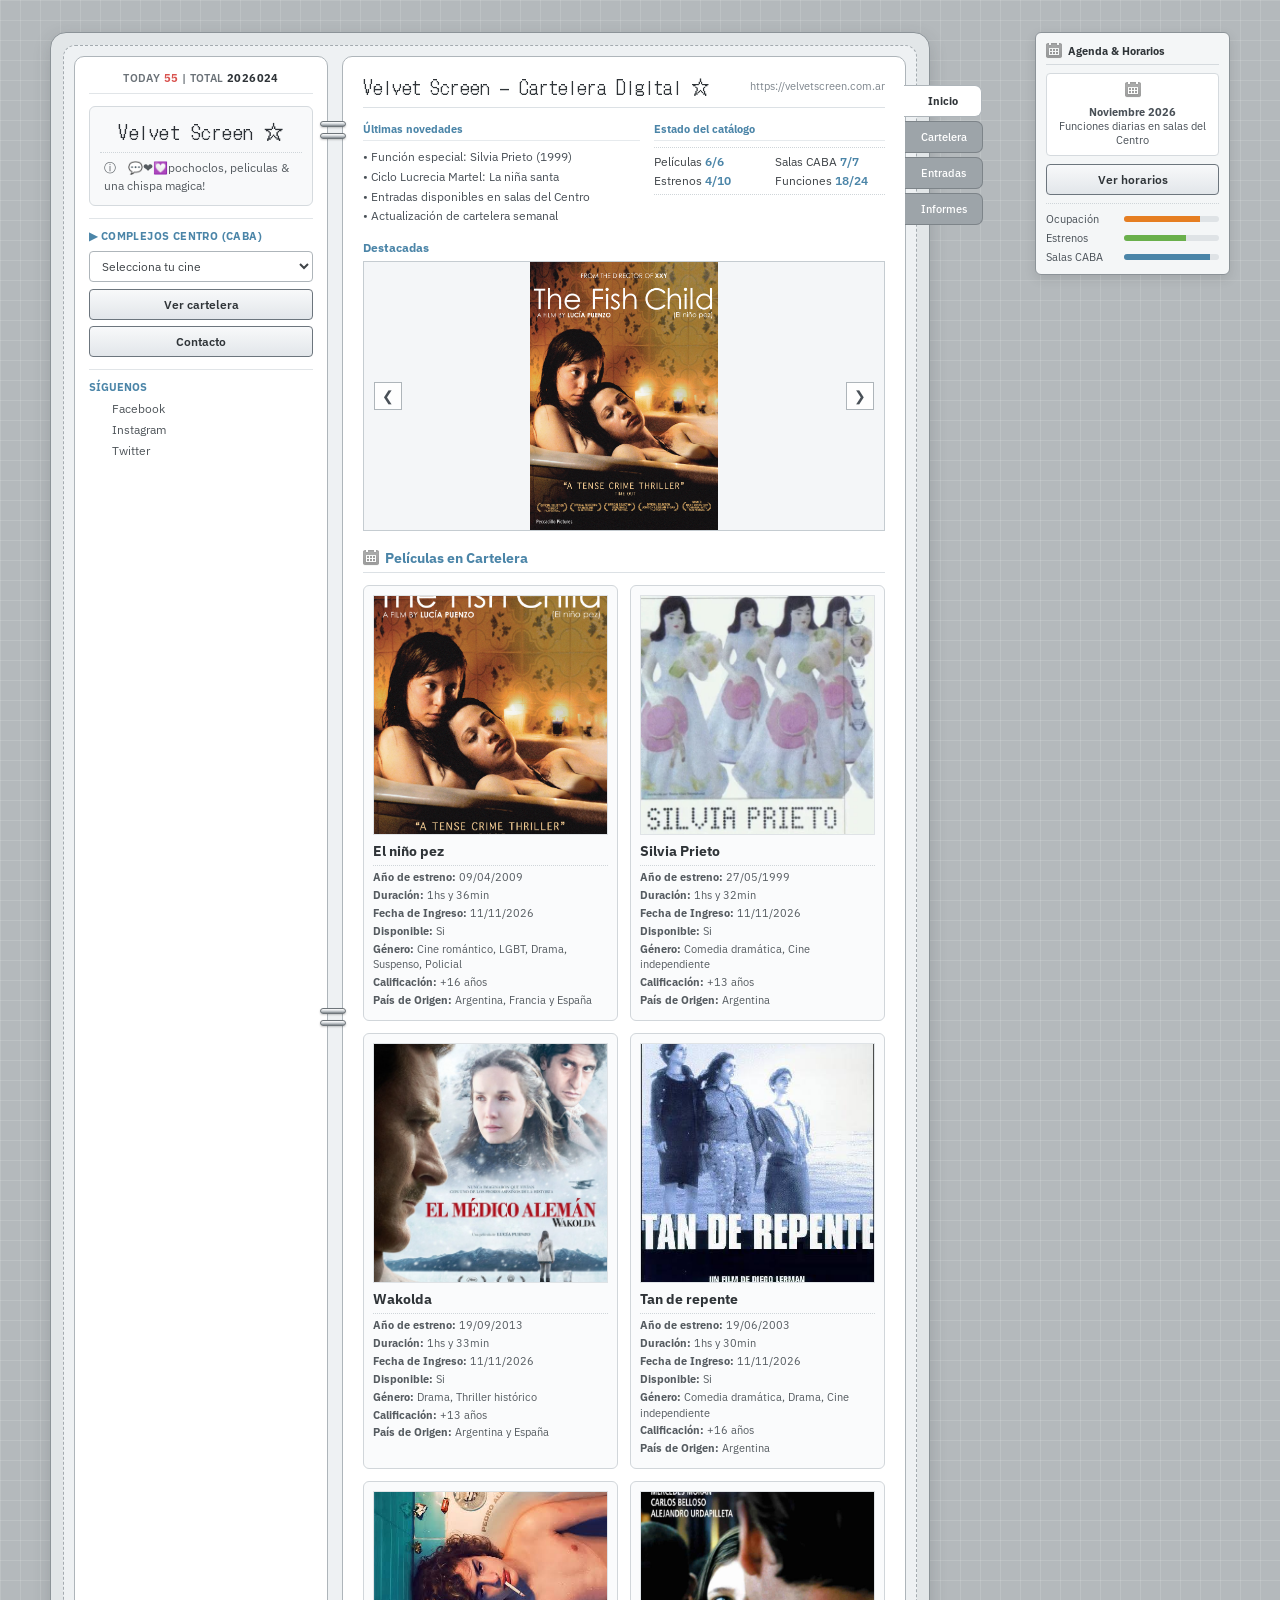
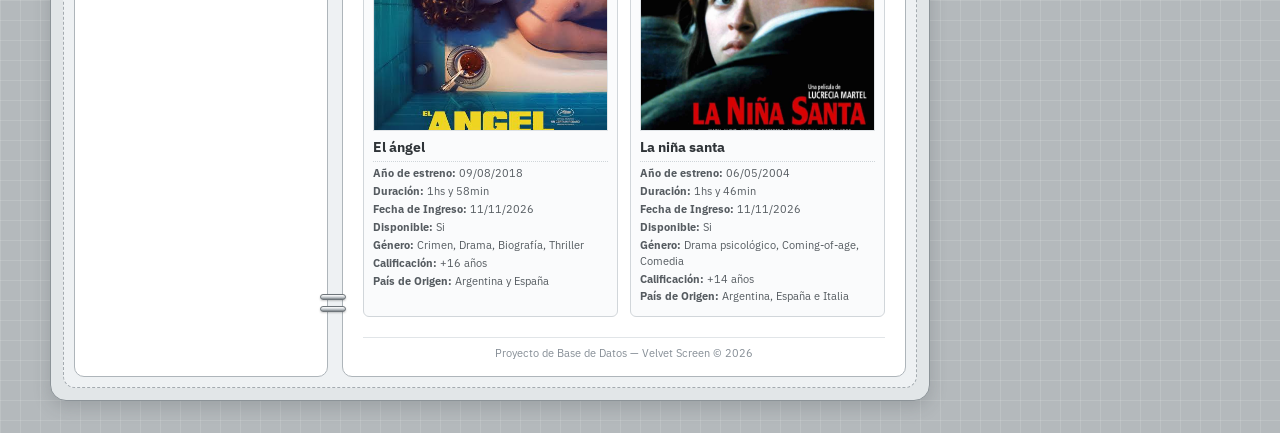
<file: index.html>
<!DOCTYPE html>
<html lang="es">

<head>
    <meta charset="utf-8">
    <meta name="viewport" content="width=device-width, initial-scale=1.0">
    <link href="css/style.css" rel="stylesheet" type="text/css">
    <title>Velvet Screen | Mini-Cine</title>
</head>

<body>
    <div class="cyworld-wrapper">
        <div class="cyworld-outer">
            <div class="cyworld-dashed">

                <!-- ANILLOS DE CUADERNO -->
                <div class="notebook-rings">
                    <div class="ring-pair">
                        <div class="ring"></div>
                        <div class="ring"></div>
                    </div>
                    <div class="ring-pair">
                        <div class="ring"></div>
                        <div class="ring"></div>
                    </div>
                    <div class="ring-pair">
                        <div class="ring"></div>
                        <div class="ring"></div>
                    </div>
                </div>

                <!-- PÁGINA IZQUIERDA -->
                <aside class="left-page">
                    <div class="today-counter">
                        TODAY <span class="num-accent">55</span> | TOTAL <span class="num-dark">2026024</span>
                    </div>

                    <div class="profile-box">
                        <div class="brand-title">Velvet Screen ☆</div>
                        <div class="profile-bio">
                            ⓘ ⠀💬❤︎💟pochoclos, peliculas & una chispa magica!
                        </div>
                    </div>

                    <div class="sidebar-section">
                        <h4>▶ Complejos Centro (CABA)</h4>
                        <div class="buscador">
                            <select>
                                <option>Selecciona tu cine</option>
                                <option>Cine Gaumont (Av. Rivadavia 1635, Congreso)</option>
                                <option>Cine Lorca (Av. Corrientes 1428, San Nicolás)</option>
                                <option>Cinema City General Paz (Av. Cabildo 2702)</option>
                                <option>Cine Cosmos UBA (Av. Corrientes 2046)</option>
                                <option>Cine Monumental (Lavalle 780, Microcentro)</option>
                                <option>Hoyts Abasto (Av. Corrientes 3247)</option>
                                <option>Cine Premier (Av. Corrientes 1565)</option>
                            </select>
                            <input type="button" value="Ver cartelera" onclick="location.href='Cartelera.html'">
                        </div>
                        <button class="btn-cyworld btn-secondary" onclick="alert('Contacto: info@velvetscreen.com.ar')">Contacto</button>
                    </div>

                    <!-- REDES SOCIALES TAL COMO ESTABAN -->
                    <div class="sidebar-section pie-derecha">
                        <h3>Síguenos</h3>
                        <ul>
                            <li>
                                <a href=""><img src="img/icons/Facebook_16px.png"> Facebook</a>
                            </li>
                            <li>
                                <a href=""><img src="img/icons/Instagram_16px.png"> Instagram</a>
                            </li>
                            <li>
                                <a href=""><img src="img/icons/Twitter_16px.png"> Twitter</a>
                            </li>
                        </ul>
                    </div>
                </aside>

                <!-- PÁGINA DERECHA -->
                <main class="right-page">
                    <nav class="cyworld-tabs">
                        <a href="index.html" class="active">Inicio</a>
                        <a href="Cartelera.html">Cartelera</a>
                        <a href="Entradas.html">Entradas</a>
                        <a href="Informes.html">Informes</a>
                    </nav>

                    <div class="header-bar">
                        <h1>Velvet Screen — Cartelera Digital ☆</h1>
                        <span class="fake-url">https://velvetscreen.com.ar</span>
                    </div>

                    <div class="top-summary-grid">
                        <div class="news-list">
                            <h4>Últimas novedades</h4>
                            <ul>
                                <li>• Función especial: Silvia Prieto (1999)</li>
                                <li>• Ciclo Lucrecia Martel: La niña santa</li>
                                <li>• Entradas disponibles en salas del Centro</li>
                                <li>• Actualización de cartelera semanal</li>
                            </ul>
                        </div>
                        <div class="stats-list">
                            <h4>Estado del catálogo</h4>
                            <div class="stats-grid">
                                <div>Películas <span class="count">6/6</span></div>
                                <div>Salas CABA <span class="count">7/7</span></div>
                                <div>Estrenos <span class="count">4/10</span></div>
                                <div>Funciones <span class="count">18/24</span></div>
                            </div>
                        </div>
                    </div>

                    <div class="miniroom-title">Destacadas</div>
                    <div class="imagen-slider">
                        <div id="banners">
                            <img class="imagenes-banners" src="img/El niño pez.jpg" alt="Destacada">
                        </div>
                        <button class="b-anterior" onclick="beforeImage()">❮</button>
                        <button class="b-siguiente" onclick="nextImage()">❯</button>
                    </div>

                    <div class="peliculas" id="peliculas">
                        <h2><img src="img/calendar.png" alt="Calendario"> Películas en Cartelera</h2>
                        <div class="listapeliculas">
                            <div class="pelicula-info">
                                <img src="img/El niño pez.jpg" alt="El niño pez">
                                <p>El niño pez</p>
                                <p><strong>Año de estreno:</strong> 09/04/2009</p>
                                <p><strong>Duración:</strong> 1hs y 36min</p>
                                <p><strong>Fecha de Ingreso:</strong> 11/11/2026</p>
                                <p><strong>Disponible:</strong> Si</p>
                                <p><strong>Género:</strong> Cine romántico, LGBT, Drama, Suspenso, Policial</p>
                                <p><strong>Calificación:</strong> +16 años</p>
                                <p><strong>País de Origen:</strong> Argentina, Francia y España</p>
                            </div>

                            <div class="pelicula-info">
                                <img src="img/Silvia Prieto.jpg" alt="Silvia Prieto">
                                <p>Silvia Prieto</p>
                                <p><strong>Año de estreno:</strong> 27/05/1999</p>
                                <p><strong>Duración:</strong> 1hs y 32min</p>
                                <p><strong>Fecha de Ingreso:</strong> 11/11/2026</p>
                                <p><strong>Disponible:</strong> Si</p>
                                <p><strong>Género:</strong> Comedia dramática, Cine independiente</p>
                                <p><strong>Calificación:</strong> +13 años</p>
                                <p><strong>País de Origen:</strong> Argentina</p>
                            </div>

                            <div class="pelicula-info">
                                <img src="img/Wakolda.jpg" alt="Wakolda">
                                <p>Wakolda</p>
                                <p><strong>Año de estreno:</strong> 19/09/2013</p>
                                <p><strong>Duración:</strong> 1hs y 33min</p>
                                <p><strong>Fecha de Ingreso:</strong> 11/11/2026</p>
                                <p><strong>Disponible:</strong> Si</p>
                                <p><strong>Género:</strong> Drama, Thriller histórico</p>
                                <p><strong>Calificación:</strong> +13 años</p>
                                <p><strong>País de Origen:</strong> Argentina y España</p>
                            </div>

                            <div class="pelicula-info">
                                <img src="img/Tan de repente.jpg" alt="Tan de repente">
                                <p>Tan de repente</p>
                                <p><strong>Año de estreno:</strong> 19/06/2003</p>
                                <p><strong>Duración:</strong> 1hs y 30min</p>
                                <p><strong>Fecha de Ingreso:</strong> 11/11/2026</p>
                                <p><strong>Disponible:</strong> Si</p>
                                <p><strong>Género:</strong> Comedia dramática, Drama, Cine independiente</p>
                                <p><strong>Calificación:</strong> +16 años</p>
                                <p><strong>País de Origen:</strong> Argentina</p>
                            </div>

                            <div class="pelicula-info">
                                <img src="img/El angel.jpg" alt="El ángel">
                                <p>El ángel</p>
                                <p><strong>Año de estreno:</strong> 09/08/2018</p>
                                <p><strong>Duración:</strong> 1hs y 58min</p>
                                <p><strong>Fecha de Ingreso:</strong> 11/11/2026</p>
                                <p><strong>Disponible:</strong> Si</p>
                                <p><strong>Género:</strong> Crimen, Drama, Biografía, Thriller</p>
                                <p><strong>Calificación:</strong> +16 años</p>
                                <p><strong>País de Origen:</strong> Argentina y España</p>
                            </div>

                            <div class="pelicula-info">
                                <img src="img/La niña santa.jpg" alt="La niña santa">
                                <p>La niña santa</p>
                                <p><strong>Año de estreno:</strong> 06/05/2004</p>
                                <p><strong>Duración:</strong> 1hs y 46min</p>
                                <p><strong>Fecha de Ingreso:</strong> 11/11/2026</p>
                                <p><strong>Disponible:</strong> Si</p>
                                <p><strong>Género:</strong> Drama psicológico, Coming-of-age, Comedia</p>
                                <p><strong>Calificación:</strong> +14 años</p>
                                <p><strong>País de Origen:</strong> Argentina, España e Italia</p>
                            </div>
                        </div>
                    </div>

                    <footer class="pie-mini">
                        Proyecto de Base de Datos — Velvet Screen © 2026
                    </footer>
                </main>
            </div>
        </div>

        <!-- WIDGET LATERAL DERECHO CON CALENDAR.PNG -->
        <aside class="side-widget">
            <div class="widget-header">
                <img src="img/calendar.png" alt="Calendario"> Agenda & Horarios
            </div>
            <div class="calendar-preview">
                <img src="img/calendar.png" alt="Calendario de funciones">
                <div><strong>Noviembre 2026</strong></div>
                <div>Funciones diarias en salas del Centro</div>
            </div>
            <button class="btn-cyworld" onclick="location.href='Cartelera.html'">Ver horarios</button>

            <div class="widget-bars">
                <div class="bar-row">
                    <span>Ocupación</span>
                    <div class="bar-track"><div class="bar-fill-orange"></div></div>
                </div>
                <div class="bar-row">
                    <span>Estrenos</span>
                    <div class="bar-track"><div class="bar-fill-green"></div></div>
                </div>
                <div class="bar-row">
                    <span>Salas CABA</span>
                    <div class="bar-track"><div class="bar-fill-blue"></div></div>
                </div>
            </div>
        </aside>
    </div>

    <script>
        var slider_content = document.getElementById('banners');
        var image = [
            "El niño pez.jpg",
            "Silvia Prieto.jpg",
            "Wakolda.jpg",
            "Tan de repente.jpg",
            "El angel.jpg",
            "La niña santa.jpg"
        ];
        var i = 0;

        function nextImage() {
            i = (i + 1) % image.length;
            slider_content.innerHTML = '<img class="imagenes-banners" src="img/' + image[i] + '" alt="Destacada">';
        }

        function beforeImage() {
            i = (i - 1 + image.length) % image.length;
            slider_content.innerHTML = '<img class="imagenes-banners" src="img/' + image[i] + '" alt="Destacada">';
        }

        setInterval(nextImage, 3500);
    </script>
</body>

</html>
</file>
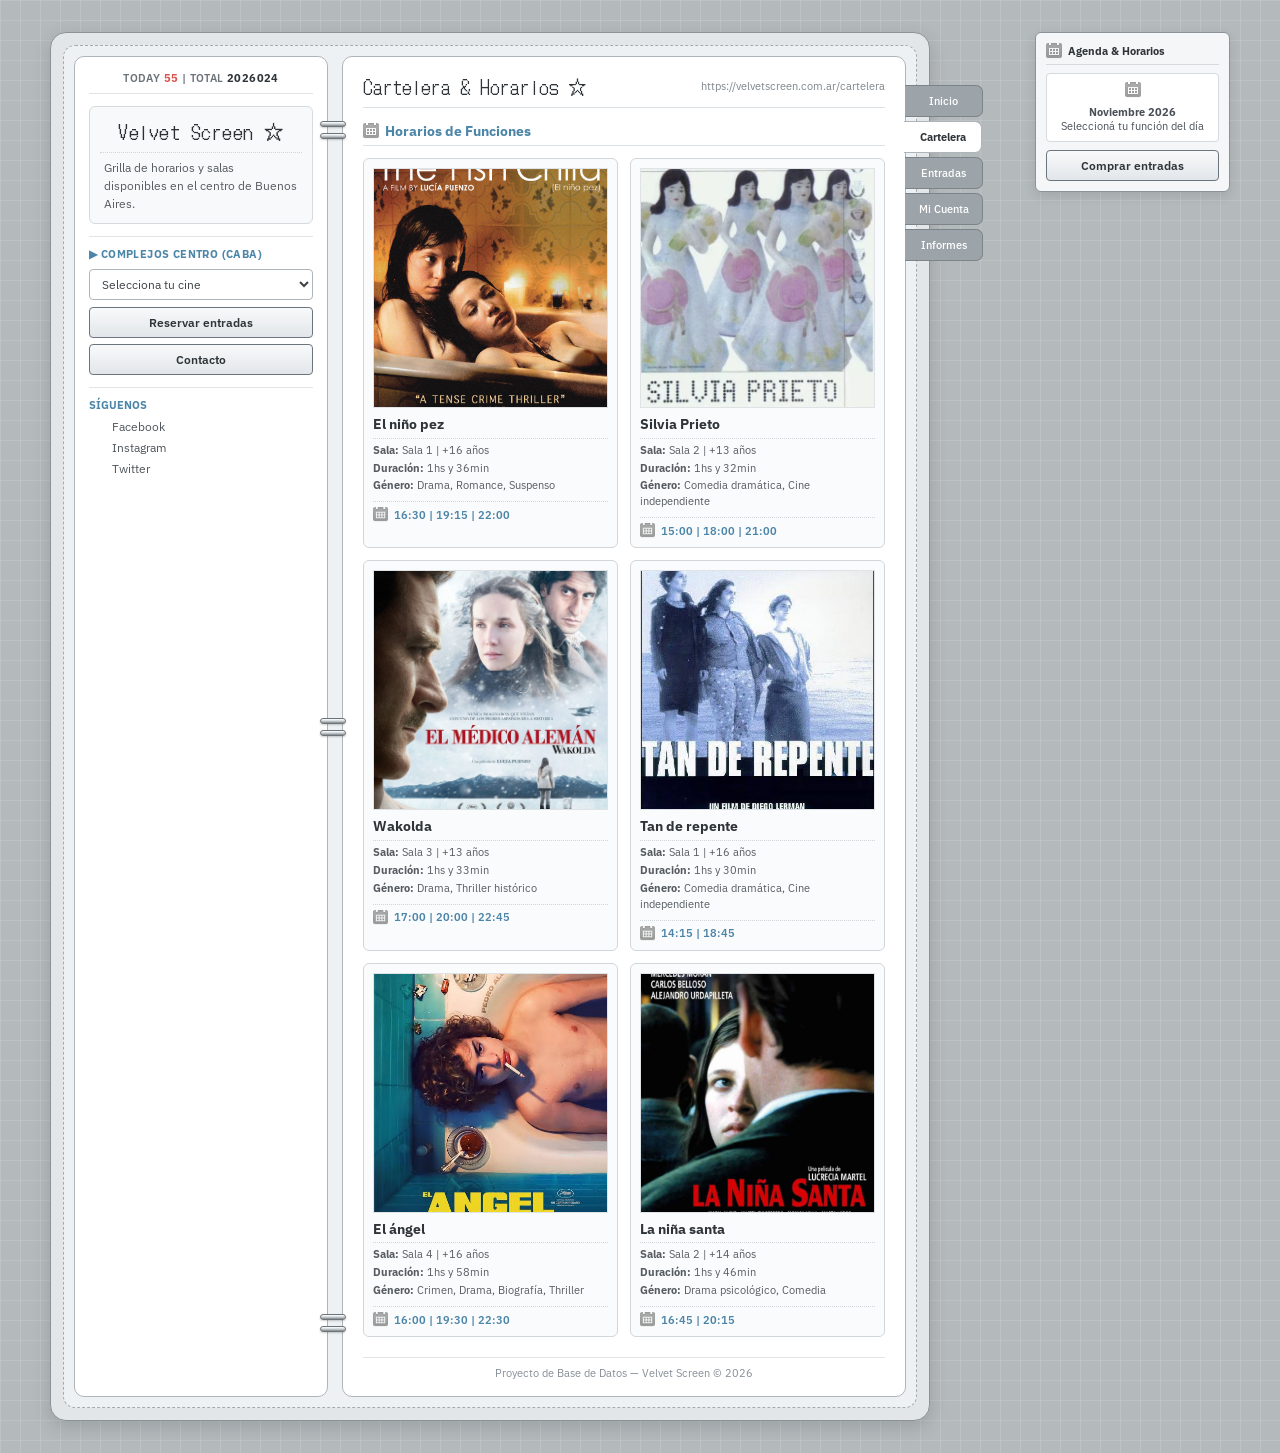
<file: Cartelera.html>
<!DOCTYPE html>
<html lang="es">

<head>
    <meta charset="utf-8">
    <meta name="viewport" content="width=device-width, initial-scale=1.0">
    <link href="css/style.css" rel="stylesheet" type="text/css">
    <title>Velvet Screen | Cartelera y Horarios</title>
</head>

<body>
    <div class="cyworld-wrapper">
        <div class="cyworld-outer">
            <div class="cyworld-dashed">

                <!-- ANILLOS DE CUADERNO -->
                <div class="notebook-rings">
                    <div class="ring-pair">
                        <div class="ring"></div>
                        <div class="ring"></div>
                    </div>
                    <div class="ring-pair">
                        <div class="ring"></div>
                        <div class="ring"></div>
                    </div>
                    <div class="ring-pair">
                        <div class="ring"></div>
                        <div class="ring"></div>
                    </div>
                </div>

                <!-- PÁGINA IZQUIERDA -->
                <aside class="left-page">
                    <div class="today-counter">
                        TODAY <span class="num-accent">55</span> | TOTAL <span class="num-dark">2026024</span>
                    </div>

                    <div class="profile-box">
                        <div class="brand-title">Velvet Screen ☆</div>
                        <div class="profile-bio">
                            Grilla de horarios y salas disponibles en el centro de Buenos Aires.
                        </div>
                    </div>

                    <div class="sidebar-section">
                        <h4>▶ Complejos Centro (CABA)</h4>
                        <div class="buscador">
                            <select>
                                <option>Selecciona tu cine</option>
                                <option>Cine Gaumont (Av. Rivadavia 1635, Congreso)</option>
                                <option>Cine Lorca (Av. Corrientes 1428, San Nicolás)</option>
                                <option>Cinema City General Paz (Av. Cabildo 2702)</option>
                                <option>Cine Cosmos UBA (Av. Corrientes 2046)</option>
                                <option>Cine Monumental (Lavalle 780, Microcentro)</option>
                                <option>Hoyts Abasto (Av. Corrientes 3247)</option>
                                <option>Cine Premier (Av. Corrientes 1565)</option>
                            </select>
                            <input type="button" value="Reservar entradas" onclick="location.href='Entradas.html'">
                        </div>
                        <button class="btn-cyworld btn-secondary" onclick="alert('Contacto: info@velvetscreen.com.ar')">Contacto</button>
                    </div>

                    <!-- REDES SOCIALES TAL COMO ESTABAN -->
                    <div class="sidebar-section pie-derecha">
                        <h3>Síguenos</h3>
                        <ul>
                            <li>
                                <a href=""><img src="img/icons/Facebook_16px.png"> Facebook</a>
                            </li>
                            <li>
                                <a href=""><img src="img/icons/Instagram_16px.png"> Instagram</a>
                            </li>
                            <li>
                                <a href=""><img src="img/icons/Twitter_16px.png"> Twitter</a>
                            </li>
                        </ul>
                    </div>
                </aside>

                <!-- PÁGINA DERECHA -->
                <main class="right-page">
                    <nav class="cyworld-tabs">
                        <a href="index.html">Inicio</a>
                        <a href="Cartelera.html" class="active">Cartelera</a>
                        <a href="Entradas.html">Entradas</a>
                        <a href="Cuenta.html">Mi Cuenta</a>
                        <a href="Informes.html">Informes</a>
                    </nav>

                    <div class="header-bar">
                        <h1>Cartelera & Horarios ☆</h1>
                        <span class="fake-url">https://velvetscreen.com.ar/cartelera</span>
                    </div>

                    <div class="peliculas">
                        <h2><img src="img/calendar.png" alt="Calendario"> Horarios de Funciones</h2>
                        <div class="listapeliculas">
                            <div class="pelicula-info">
                                <img src="img/El niño pez.jpg" alt="El niño pez">
                                <p>El niño pez</p>
                                <p><strong>Sala:</strong> Sala 1 | +16 años</p>
                                <p><strong>Duración:</strong> 1hs y 36min</p>
                                <p><strong>Género:</strong> Drama, Romance, Suspenso</p>
                                <div class="horario-box">
                                    <img src="img/calendar.png" alt="Horarios"> 16:30 | 19:15 | 22:00
                                </div>
                            </div>

                            <div class="pelicula-info">
                                <img src="img/Silvia Prieto.jpg" alt="Silvia Prieto">
                                <p>Silvia Prieto</p>
                                <p><strong>Sala:</strong> Sala 2 | +13 años</p>
                                <p><strong>Duración:</strong> 1hs y 32min</p>
                                <p><strong>Género:</strong> Comedia dramática, Cine independiente</p>
                                <div class="horario-box">
                                    <img src="img/calendar.png" alt="Horarios"> 15:00 | 18:00 | 21:00
                                </div>
                            </div>

                            <div class="pelicula-info">
                                <img src="img/Wakolda.jpg" alt="Wakolda">
                                <p>Wakolda</p>
                                <p><strong>Sala:</strong> Sala 3 | +13 años</p>
                                <p><strong>Duración:</strong> 1hs y 33min</p>
                                <p><strong>Género:</strong> Drama, Thriller histórico</p>
                                <div class="horario-box">
                                    <img src="img/calendar.png" alt="Horarios"> 17:00 | 20:00 | 22:45
                                </div>
                            </div>

                            <div class="pelicula-info">
                                <img src="img/Tan de repente.jpg" alt="Tan de repente">
                                <p>Tan de repente</p>
                                <p><strong>Sala:</strong> Sala 1 | +16 años</p>
                                <p><strong>Duración:</strong> 1hs y 30min</p>
                                <p><strong>Género:</strong> Comedia dramática, Cine independiente</p>
                                <div class="horario-box">
                                    <img src="img/calendar.png" alt="Horarios"> 14:15 | 18:45
                                </div>
                            </div>

                            <div class="pelicula-info">
                                <img src="img/El angel.jpg" alt="El ángel">
                                <p>El ángel</p>
                                <p><strong>Sala:</strong> Sala 4 | +16 años</p>
                                <p><strong>Duración:</strong> 1hs y 58min</p>
                                <p><strong>Género:</strong> Crimen, Drama, Biografía, Thriller</p>
                                <div class="horario-box">
                                    <img src="img/calendar.png" alt="Horarios"> 16:00 | 19:30 | 22:30
                                </div>
                            </div>

                            <div class="pelicula-info">
                                <img src="img/La niña santa.jpg" alt="La niña santa">
                                <p>La niña santa</p>
                                <p><strong>Sala:</strong> Sala 2 | +14 años</p>
                                <p><strong>Duración:</strong> 1hs y 46min</p>
                                <p><strong>Género:</strong> Drama psicológico, Comedia</p>
                                <div class="horario-box">
                                    <img src="img/calendar.png" alt="Horarios"> 16:45 | 20:15
                                </div>
                            </div>
                        </div>
                    </div>

                    <footer class="pie-mini">
                        Proyecto de Base de Datos — Velvet Screen © 2026
                    </footer>
                </main>
            </div>
        </div>

        <!-- WIDGET LATERAL DERECHO CON CALENDAR.PNG -->
        <aside class="side-widget">
            <div class="widget-header">
                <img src="img/calendar.png" alt="Calendario"> Agenda & Horarios
            </div>
            <div class="calendar-preview">
                <img src="img/calendar.png" alt="Calendario de funciones">
                <div><strong>Noviembre 2026</strong></div>
                <div>Seleccioná tu función del día</div>
            </div>
            <button class="btn-cyworld" onclick="location.href='Entradas.html'">Comprar entradas</button>
        </aside>
    </div>
</body>

</html>
</file>
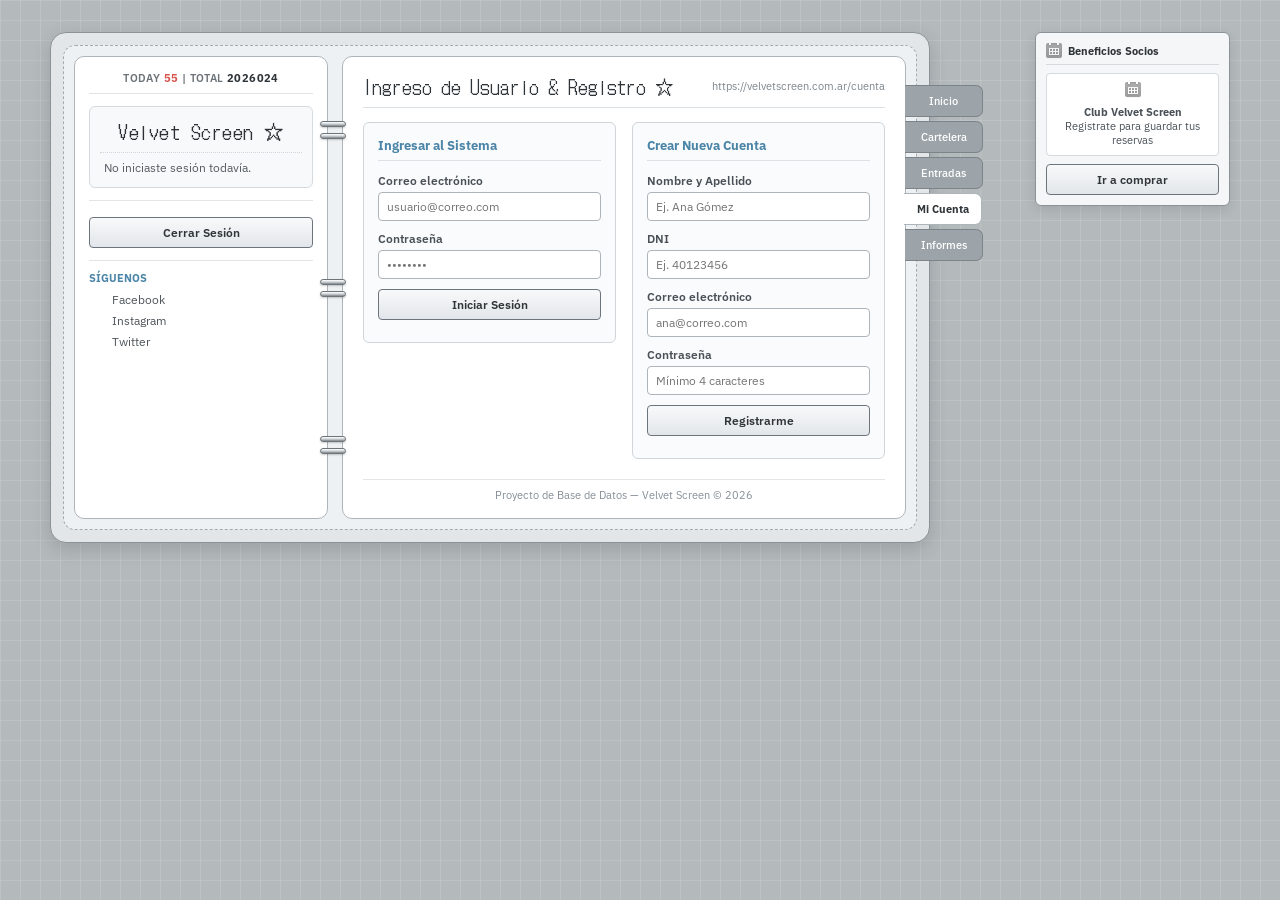
<file: Cuenta.html>
<!DOCTYPE html>
<html lang="es">

<head>
    <meta charset="utf-8">
    <meta name="viewport" content="width=device-width, initial-scale=1.0">
    <link href="css/style.css" rel="stylesheet" type="text/css">
    <title>Velvet Screen | Ingreso y Registro</title>
</head>

<body>
    <div class="cyworld-wrapper">
        <div class="cyworld-outer">
            <div class="cyworld-dashed">

                <!-- ANILLOS DE CUADERNO -->
                <div class="notebook-rings">
                    <div class="ring-pair"><div class="ring"></div><div class="ring"></div></div>
                    <div class="ring-pair"><div class="ring"></div><div class="ring"></div></div>
                    <div class="ring-pair"><div class="ring"></div><div class="ring"></div></div>
                </div>

                <!-- PÁGINA IZQUIERDA -->
                <aside class="left-page">
                    <div class="today-counter">
                        TODAY <span class="num-accent">55</span> | TOTAL <span class="num-dark">2026024</span>
                    </div>

                    <div class="profile-box">
                        <div class="brand-title">Velvet Screen ☆</div>
                        <div class="profile-bio" id="estadoCuenta">
                            No iniciaste sesión todavía.
                        </div>
                    </div>

                    <div class="sidebar-section">
                        <button class="btn-cyworld btn-secondary" onclick="cerrarSesion()">Cerrar Sesión</button>
                    </div>

                    <!-- REDES SOCIALES TAL COMO ESTABAN -->
                    <div class="sidebar-section pie-derecha">
                        <h3>Síguenos</h3>
                        <ul>
                            <li>
                                <a href=""><img src="img/icons/Facebook_16px.png"> Facebook</a>
                            </li>
                            <li>
                                <a href=""><img src="img/icons/Instagram_16px.png"> Instagram</a>
                            </li>
                            <li>
                                <a href=""><img src="img/icons/Twitter_16px.png"> Twitter</a>
                            </li>
                        </ul>
                    </div>
                </aside>

                <!-- PÁGINA DERECHA -->
                <main class="right-page">
                    <nav class="cyworld-tabs">
                        <a href="index.html">Inicio</a>
                        <a href="Cartelera.html">Cartelera</a>
                        <a href="Entradas.html">Entradas</a>
                        <a href="Cuenta.html" class="active">Mi Cuenta</a>
                        <a href="Informes.html">Informes</a>
                    </nav>

                    <div class="header-bar">
                        <h1>Ingreso de Usuario & Registro ☆</h1>
                        <span class="fake-url">https://velvetscreen.com.ar/cuenta</span>
                    </div>

                    <div class="cyworld-grid-2">
                        <!-- LOGIN -->
                        <div class="panel-box">
                            <h3>Ingresar al Sistema</h3>
                            <div class="form-group">
                                <label>Correo electrónico</label>
                                <input type="email" id="loginEmail" placeholder="usuario@correo.com">
                            </div>
                            <div class="form-group">
                                <label>Contraseña</label>
                                <input type="password" id="loginPass" placeholder="••••••••">
                            </div>
                            <button class="btn-cyworld" onclick="iniciarSesion()">Iniciar Sesión</button>
                            <div class="status-msg" id="msgLogin"></div>
                        </div>

                        <!-- REGISTRO -->
                        <div class="panel-box">
                            <h3>Crear Nueva Cuenta</h3>
                            <div class="form-group">
                                <label>Nombre y Apellido</label>
                                <input type="text" id="regNombre" placeholder="Ej. Ana Gómez">
                            </div>
                            <div class="form-group">
                                <label>DNI</label>
                                <input type="text" id="regDni" placeholder="Ej. 40123456">
                            </div>
                            <div class="form-group">
                                <label>Correo electrónico</label>
                                <input type="email" id="regEmail" placeholder="ana@correo.com">
                            </div>
                            <div class="form-group">
                                <label>Contraseña</label>
                                <input type="password" id="regPass" placeholder="Mínimo 4 caracteres">
                            </div>
                            <button class="btn-cyworld" onclick="registrarUsuario()">Registrarme</button>
                            <div class="status-msg" id="msgReg"></div>
                        </div>
                    </div>

                    <footer class="pie-mini">
                        Proyecto de Base de Datos — Velvet Screen © 2026
                    </footer>
                </main>
            </div>
        </div>

        <!-- WIDGET LATERAL DERECHO CON CALENDAR.PNG -->
        <aside class="side-widget">
            <div class="widget-header">
                <img src="img/calendar.png" alt="Calendario"> Beneficios Socios
            </div>
            <div class="calendar-preview">
                <img src="img/calendar.png" alt="Calendario de funciones">
                <div><strong>Club Velvet Screen</strong></div>
                <div>Registrate para guardar tus reservas</div>
            </div>
            <button class="btn-cyworld" onclick="location.href='Entradas.html'">Ir a comprar</button>
        </aside>
    </div>

    <script>
        function actualizarEstado() {
            const user = JSON.parse(localStorage.getItem('vs_active_user'));
            document.getElementById('estadoCuenta').innerHTML = user
                ? `Sesión activa:<br><strong>${user.nombre}</strong><br>DNI: ${user.dni}`
                : 'No iniciaste sesión todavía.';
        }

        function registrarUsuario() {
            const nombre = document.getElementById('regNombre').value.trim();
            const dni = document.getElementById('regDni').value.trim();
            const email = document.getElementById('regEmail').value.trim();
            const pass = document.getElementById('regPass').value.trim();

            if (!nombre || !dni || !email || !pass) {
                document.getElementById('msgReg').textContent = 'Completá todos los campos.';
                return;
            }
            const users = JSON.parse(localStorage.getItem('vs_users')) || [];
            if (users.some(u => u.email === email)) {
                document.getElementById('msgReg').textContent = 'Ese correo ya está registrado.';
                return;
            }
            const nuevo = { nombre, dni, email, pass };
            users.push(nuevo);
            localStorage.setItem('vs_users', JSON.stringify(users));
            localStorage.setItem('vs_active_user', JSON.stringify(nuevo));
            document.getElementById('msgReg').textContent = '¡Registro exitoso! Sesión iniciada.';
            actualizarEstado();
        }

        function iniciarSesion() {
            const email = document.getElementById('loginEmail').value.trim();
            const pass = document.getElementById('loginPass').value.trim();
            const users = JSON.parse(localStorage.getItem('vs_users')) || [];
            const found = users.find(u => u.email === email && u.pass === pass);

            if (found) {
                localStorage.setItem('vs_active_user', JSON.stringify(found));
                document.getElementById('msgLogin').textContent = `¡Bienvenido/a, ${found.nombre}!`;
                actualizarEstado();
            } else {
                document.getElementById('msgLogin').textContent = 'Correo o contraseña incorrectos.';
            }
        }

        function cerrarSesion() {
            localStorage.removeItem('vs_active_user');
            actualizarEstado();
        }

        actualizarEstado();
    </script>
</body>

</html>
</file>
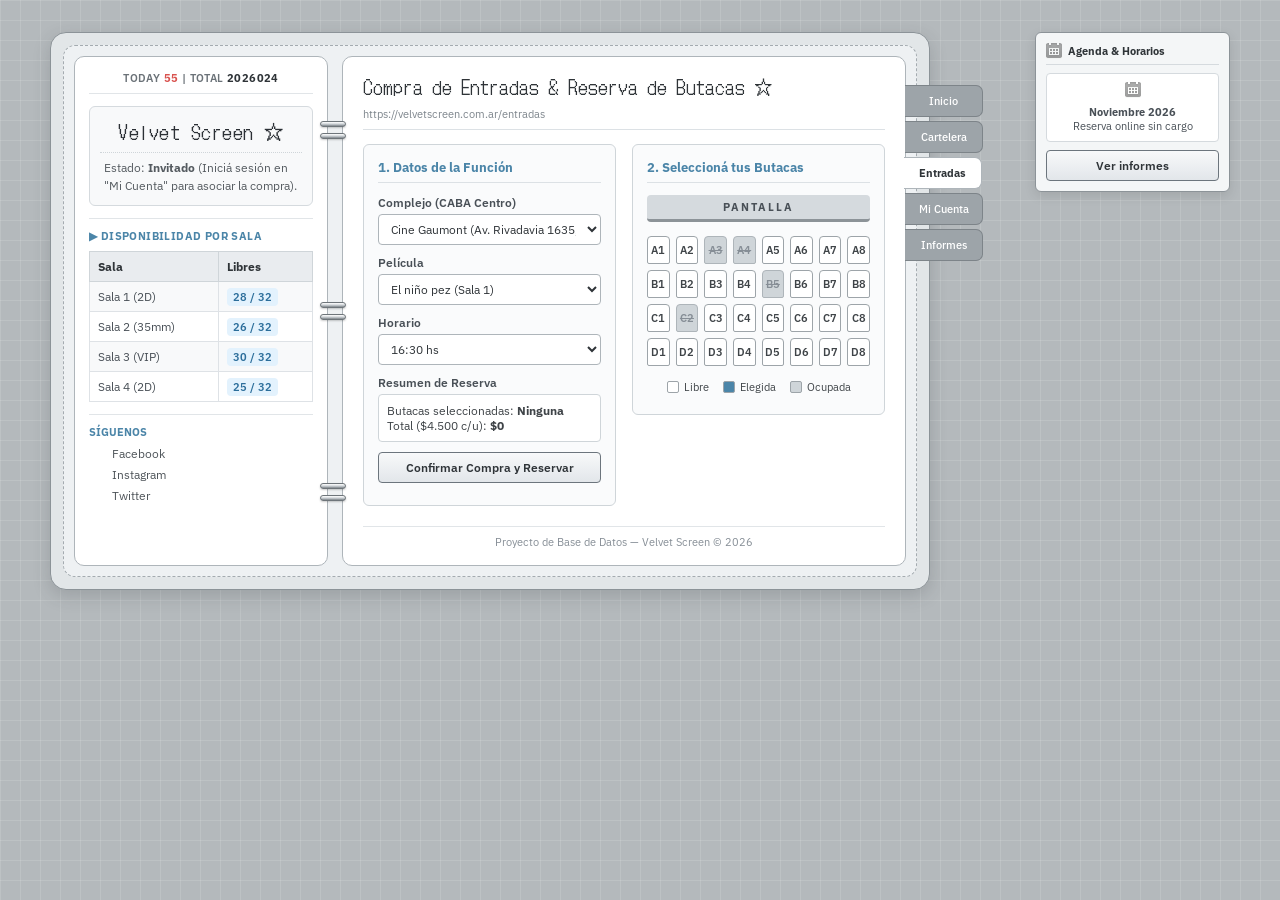
<file: Entradas.html>
<!DOCTYPE html>
<html lang="es">

<head>
    <meta charset="utf-8">
    <meta name="viewport" content="width=device-width, initial-scale=1.0">
    <link href="css/style.css" rel="stylesheet" type="text/css">
    <title>Velvet Screen | Compra de Entradas y Butacas</title>
</head>

<body>
    <div class="cyworld-wrapper">
        <div class="cyworld-outer">
            <div class="cyworld-dashed">

                <!-- ANILLOS DE CUADERNO -->
                <div class="notebook-rings">
                    <div class="ring-pair"><div class="ring"></div><div class="ring"></div></div>
                    <div class="ring-pair"><div class="ring"></div><div class="ring"></div></div>
                    <div class="ring-pair"><div class="ring"></div><div class="ring"></div></div>
                </div>

                <!-- PÁGINA IZQUIERDA -->
                <aside class="left-page">
                    <div class="today-counter">
                        TODAY <span class="num-accent">55</span> | TOTAL <span class="num-dark">2026024</span>
                    </div>

                    <div class="profile-box">
                        <div class="brand-title">Velvet Screen ☆</div>
                        <div class="profile-bio" id="userSessionBox">
                            Estado: <strong>Invitado</strong> (Iniciá sesión en "Mi Cuenta" para asociar la compra).
                        </div>
                    </div>

                    <div class="sidebar-section">
                        <h4>▶ Disponibilidad por Sala</h4>
                        <table class="cyworld-table">
                            <tr><th>Sala</th><th>Libres</th></tr>
                            <tr><td>Sala 1 (2D)</td><td><span class="badge-ok" id="dispSala1">28 / 32</span></td></tr>
                            <tr><td>Sala 2 (35mm)</td><td><span class="badge-ok" id="dispSala2">26 / 32</span></td></tr>
                            <tr><td>Sala 3 (VIP)</td><td><span class="badge-ok" id="dispSala3">30 / 32</span></td></tr>
                            <tr><td>Sala 4 (2D)</td><td><span class="badge-ok" id="dispSala4">25 / 32</span></td></tr>
                        </table>
                    </div>

                    <!-- REDES SOCIALES TAL COMO ESTABAN -->
                    <div class="sidebar-section pie-derecha">
                        <h3>Síguenos</h3>
                        <ul>
                            <li>
                                <a href=""><img src="img/icons/Facebook_16px.png"> Facebook</a>
                            </li>
                            <li>
                                <a href=""><img src="img/icons/Instagram_16px.png"> Instagram</a>
                            </li>
                            <li>
                                <a href=""><img src="img/icons/Twitter_16px.png"> Twitter</a>
                            </li>
                        </ul>
                    </div>
                </aside>

                <!-- PÁGINA DERECHA -->
                <main class="right-page">
                    <nav class="cyworld-tabs">
                        <a href="index.html">Inicio</a>
                        <a href="Cartelera.html">Cartelera</a>
                        <a href="Entradas.html" class="active">Entradas</a>
                        <a href="Cuenta.html">Mi Cuenta</a>
                        <a href="Informes.html">Informes</a>
                    </nav>

                    <div class="header-bar">
                        <h1>Compra de Entradas & Reserva de Butacas ☆</h1>
                        <span class="fake-url">https://velvetscreen.com.ar/entradas</span>
                    </div>

                    <div class="cyworld-grid-2">
                        <!-- SELECCIÓN DE FUNCIÓN -->
                        <div class="panel-box">
                            <h3>1. Datos de la Función</h3>
                            <div class="form-group">
                                <label>Complejo (CABA Centro)</label>
                                <select id="selCine">
                                    <option>Cine Gaumont (Av. Rivadavia 1635, Congreso)</option>
                                    <option>Cine Lorca (Av. Corrientes 1428, San Nicolás)</option>
                                    <option>Cinema City General Paz (Av. Cabildo 2702)</option>
                                    <option>Cine Cosmos UBA (Av. Corrientes 2046)</option>
                                    <option>Cine Monumental (Lavalle 780, Microcentro)</option>
                                    <option>Hoyts Abasto (Av. Corrientes 3247)</option>
                                    <option>Cine Premier (Av. Corrientes 1565)</option>
                                </select>
                            </div>
                            <div class="form-group">
                                <label>Película</label>
                                <select id="selPelicula" onchange="renderSeats()">
                                    <option value="El niño pez|Sala 1">El niño pez (Sala 1)</option>
                                    <option value="Silvia Prieto|Sala 2">Silvia Prieto (Sala 2)</option>
                                    <option value="Wakolda|Sala 3">Wakolda (Sala 3)</option>
                                    <option value="Tan de repente|Sala 1">Tan de repente (Sala 1)</option>
                                    <option value="El ángel|Sala 4">El ángel (Sala 4)</option>
                                    <option value="La niña santa|Sala 2">La niña santa (Sala 2)</option>
                                </select>
                            </div>
                            <div class="form-group">
                                <label>Horario</label>
                                <select id="selHorario" onchange="renderSeats()">
                                    <option>16:30 hs</option>
                                    <option>19:15 hs</option>
                                    <option>22:00 hs</option>
                                </select>
                            </div>
                            <div class="form-group">
                                <label>Resumen de Reserva</label>
                                <div id="resumenCompra" style="font-size:12px; color:#3f4448; background:#fff; padding:8px; border:1px solid #cfd5d9; border-radius:4px;">
                                    Butacas seleccionadas: <strong>Ninguna</strong><br>
                                    Total ($4.500 c/u): <strong>$0</strong>
                                </div>
                            </div>
                            <button class="btn-cyworld" onclick="confirmarCompra()">Confirmar Compra y Reservar</button>
                            <div class="status-msg" id="msgCompra"></div>
                        </div>

                        <!-- MAPA DE BUTACAS -->
                        <div class="panel-box">
                            <h3>2. Seleccioná tus Butacas</h3>
                            <div class="screen-banner">PANTALLA</div>
                            <div class="seats-grid" id="seatsGrid"></div>
                            <div class="seat-legend">
                                <span class="legend-item"><span class="legend-box" style="background:#fff;"></span> Libre</span>
                                <span class="legend-item"><span class="legend-box" style="background:#4b85a8;"></span> Elegida</span>
                                <span class="legend-item"><span class="legend-box" style="background:#cfd5d9;"></span> Ocupada</span>
                            </div>
                        </div>
                    </div>

                    <footer class="pie-mini">
                        Proyecto de Base de Datos — Velvet Screen © 2026
                    </footer>
                </main>
            </div>
        </div>

        <!-- WIDGET LATERAL DERECHO CON CALENDAR.PNG -->
        <aside class="side-widget">
            <div class="widget-header">
                <img src="img/calendar.png" alt="Calendario"> Agenda & Horarios
            </div>
            <div class="calendar-preview">
                <img src="img/calendar.png" alt="Calendario de funciones">
                <div><strong>Noviembre 2026</strong></div>
                <div>Reserva online sin cargo</div>
            </div>
            <button class="btn-cyworld" onclick="location.href='Informes.html'">Ver informes</button>
        </aside>
    </div>

    <script>
        const PRECIO_ENTRADA = 4500;
        let selectedSeats = [];

        const activeUser = JSON.parse(localStorage.getItem('vs_active_user'));
        if (activeUser) {
            document.getElementById('userSessionBox').innerHTML =
                `Usuario: <strong>${activeUser.nombre}</strong><br>Email: ${activeUser.email}`;
        }

        function getStorageKey() {
            const peli = document.getElementById('selPelicula').value;
            const hora = document.getElementById('selHorario').value;
            return `vs_seats_${peli}_${hora}`;
        }

        function renderSeats() {
            selectedSeats = [];
            const grid = document.getElementById('seatsGrid');
            grid.innerHTML = '';
            const key = getStorageKey();
            const occupied = JSON.parse(localStorage.getItem(key)) || ['A3', 'A4', 'B5', 'C2'];

            const rows = ['A', 'B', 'C', 'D'];
            rows.forEach(row => {
                for (let col = 1; col <= 8; col++) {
                    const id = row + col;
                    const div = document.createElement('div');
                    div.className = 'seat' + (occupied.includes(id) ? ' occupied' : '');
                    div.textContent = id;
                    if (!occupied.includes(id)) {
                        div.onclick = () => toggleSeat(id, div);
                    }
                    grid.appendChild(div);
                }
            });
            updateResumen();
            updateDisponibilidad();
        }

        function toggleSeat(id, el) {
            if (selectedSeats.includes(id)) {
                selectedSeats = selectedSeats.filter(s => s !== id);
                el.classList.remove('selected');
            } else {
                selectedSeats.push(id);
                el.classList.add('selected');
            }
            updateResumen();
        }

        function updateResumen() {
            const total = selectedSeats.length * PRECIO_ENTRADA;
            document.getElementById('resumenCompra').innerHTML =
                `Butacas seleccionadas: <strong>${selectedSeats.length ? selectedSeats.join(', ') : 'Ninguna'}</strong><br>` +
                `Total ($4.500 c/u): <strong>$${total.toLocaleString('es-AR')}</strong>`;
        }

        function updateDisponibilidad() {
            const key = getStorageKey();
            const occupied = JSON.parse(localStorage.getItem(key)) || ['A3', 'A4', 'B5', 'C2'];
            const libres = 32 - occupied.length;
            const sala = document.getElementById('selPelicula').value.split('|')[1];
            if (sala === 'Sala 1') document.getElementById('dispSala1').textContent = `${libres} / 32`;
            if (sala === 'Sala 2') document.getElementById('dispSala2').textContent = `${libres} / 32`;
            if (sala === 'Sala 3') document.getElementById('dispSala3').textContent = `${libres} / 32`;
            if (sala === 'Sala 4') document.getElementById('dispSala4').textContent = `${libres} / 32`;
        }

        function confirmarCompra() {
            if (selectedSeats.length === 0) {
                document.getElementById('msgCompra').textContent = 'Seleccioná al menos una butaca.';
                return;
            }
            const key = getStorageKey();
            const occupied = JSON.parse(localStorage.getItem(key)) || ['A3', 'A4', 'B5', 'C2'];
            const updated = [...occupied, ...selectedSeats];
            localStorage.setItem(key, JSON.stringify(updated));

            const ventas = JSON.parse(localStorage.getItem('vs_ventas')) || [];
            const [pelicula, sala] = document.getElementById('selPelicula').value.split('|');
            ventas.push({
                fecha: new Date().toLocaleDateString('es-AR'),
                cliente: activeUser ? activeUser.nombre : 'Invitado',
                cine: document.getElementById('selCine').value,
                pelicula: pelicula,
                sala: sala,
                butacas: selectedSeats.join(', '),
                cantidad: selectedSeats.length,
                total: selectedSeats.length * PRECIO_ENTRADA
            });
            localStorage.setItem('vs_ventas', JSON.stringify(ventas));

            document.getElementById('msgCompra').textContent =
                `¡Compra registrada! Butacas ${selectedSeats.join(', ')} reservadas.`;
            renderSeats();
        }

        renderSeats();
    </script>
</body>

</html>
</file>
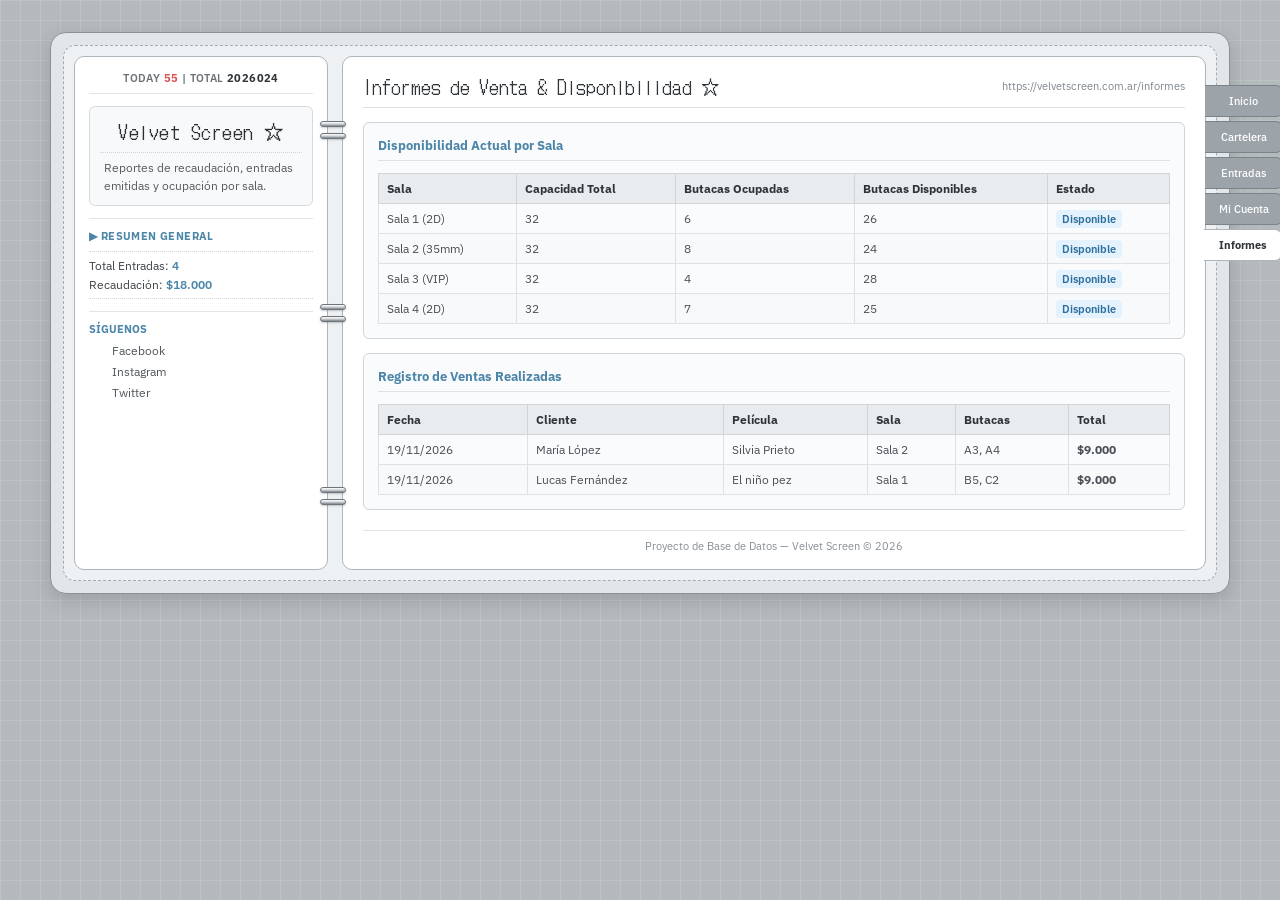
<file: Informes.html>
<!DOCTYPE html>
<html lang="es">

<head>
    <meta charset="utf-8">
    <meta name="viewport" content="width=device-width, initial-scale=1.0">
    <link href="css/style.css" rel="stylesheet" type="text/css">
    <title>Velvet Screen | Informes de Venta</title>
</head>

<body>
    <div class="cyworld-wrapper">
        <div class="cyworld-outer">
            <div class="cyworld-dashed">

                <div class="notebook-rings">
                    <div class="ring-pair"><div class="ring"></div><div class="ring"></div></div>
                    <div class="ring-pair"><div class="ring"></div><div class="ring"></div></div>
                    <div class="ring-pair"><div class="ring"></div><div class="ring"></div></div>
                </div>

                <aside class="left-page">
                    <div class="today-counter">
                        TODAY <span class="num-accent">55</span> | TOTAL <span class="num-dark">2026024</span>
                    </div>
                    <div class="profile-box">
                        <div class="brand-title">Velvet Screen ☆</div>
                        <div class="profile-bio">
                            Reportes de recaudación, entradas emitidas y ocupación por sala.
                        </div>
                    </div>
                    <div class="sidebar-section">
                        <h4>▶ Resumen General</h4>
                        <div class="stats-grid" style="grid-template-columns:1fr;">
                            <div>Total Entradas: <span class="count" id="totEntradas">0</span></div>
                            <div>Recaudación: <span class="count" id="totRecaudacion">$0</span></div>
                        </div>
                    </div>
                    <div class="sidebar-section pie-derecha">
                        <h3>Síguenos</h3>
                        <ul>
                            <li><a href=""><img src="img/icons/Facebook_16px.png"> Facebook</a></li>
                            <li><a href=""><img src="img/icons/Instagram_16px.png"> Instagram</a></li>
                            <li><a href=""><img src="img/icons/Twitter_16px.png"> Twitter</a></li>
                        </ul>
                    </div>
                </aside>

                <main class="right-page">
                    <nav class="cyworld-tabs">
                        <a href="index.html">Inicio</a>
                        <a href="Cartelera.html">Cartelera</a>
                        <a href="Entradas.html">Entradas</a>
                        <a href="Cuenta.html">Mi Cuenta</a>
                        <a href="Informes.html" class="active">Informes</a>
                    </nav>

                    <div class="header-bar">
                        <h1>Informes de Venta & Disponibilidad ☆</h1>
                        <span class="fake-url">https://velvetscreen.com.ar/informes</span>
                    </div>

                    <div class="panel-box" style="margin-bottom:14px;">
                        <h3>Disponibilidad Actual por Sala</h3>
                        <table class="cyworld-table">
                            <thead>
                                <tr>
                                    <th>Sala</th>
                                    <th>Capacidad Total</th>
                                    <th>Butacas Ocupadas</th>
                                    <th>Butacas Disponibles</th>
                                    <th>Estado</th>
                                </tr>
                            </thead>
                            <tbody>
                                <tr><td>Sala 1 (2D)</td><td>32</td><td>6</td><td>26</td><td><span class="badge-ok">Disponible</span></td></tr>
                                <tr><td>Sala 2 (35mm)</td><td>32</td><td>8</td><td>24</td><td><span class="badge-ok">Disponible</span></td></tr>
                                <tr><td>Sala 3 (VIP)</td><td>32</td><td>4</td><td>28</td><td><span class="badge-ok">Disponible</span></td></tr>
                                <tr><td>Sala 4 (2D)</td><td>32</td><td>7</td><td>25</td><td><span class="badge-ok">Disponible</span></td></tr>
                            </tbody>
                        </table>
                    </div>

                    <div class="panel-box">
                        <h3>Registro de Ventas Realizadas</h3>
                        <table class="cyworld-table">
                            <thead>
                                <tr>
                                    <th>Fecha</th>
                                    <th>Cliente</th>
                                    <th>Película</th>
                                    <th>Sala</th>
                                    <th>Butacas</th>
                                    <th>Total</th>
                                </tr>
                            </thead>
                            <tbody id="tablaVentas"></tbody>
                        </table>
                    </div>

                    <footer class="pie-mini">
                        Proyecto de Base de Datos — Velvet Screen © 2026
                    </footer>
                </main>
            </div>
        </div>
    </div>

    <script>
        const ventasBase = [
            { fecha: '19/11/2026', cliente: 'María López', pelicula: 'Silvia Prieto', sala: 'Sala 2', butacas: 'A3, A4', cantidad: 2, total: 9000 },
            { fecha: '19/11/2026', cliente: 'Lucas Fernández', pelicula: 'El niño pez', sala: 'Sala 1', butacas: 'B5, C2', cantidad: 2, total: 9000 }
        ];
        const ventasGuardadas = JSON.parse(localStorage.getItem('vs_ventas')) || [];
        const todas = [...ventasBase, ...ventasGuardadas];

        const tbody = document.getElementById('tablaVentas');
        let sumEntradas = 0;
        let sumTotal = 0;

        todas.forEach(v => {
            sumEntradas += v.cantidad;
            sumTotal += v.total;
            tbody.innerHTML += `
                <tr>
                    <td>${v.fecha}</td>
                    <td>${v.cliente}</td>
                    <td>${v.pelicula}</td>
                    <td>${v.sala}</td>
                    <td>${v.butacas}</td>
                    <td><strong>$${v.total.toLocaleString('es-AR')}</strong></td>
                </tr>
            `;
        });

        document.getElementById('totEntradas').textContent = sumEntradas;
        document.getElementById('totRecaudacion').textContent = '$' + sumTotal.toLocaleString('es-AR');
    </script>
</body>

</html>
</file>
<file: css/style.css>
@import url('https://fonts.googleapis.com/css2?family=DotGothic16&family=IBM+Plex+Sans:wght@400;500;600;700&display=swap');

* {
    margin: 0;
    padding: 0;
    box-sizing: border-box;
    font-family: 'IBM Plex Sans', 'DotGothic16', sans-serif;
}

body {
    background-color: #b4b9bc;
    background-image: 
        linear-gradient(rgba(255, 255, 255, 0.12) 1px, transparent 1px),
        linear-gradient(90deg, rgba(255, 255, 255, 0.12) 1px, transparent 1px);
    background-size: 20px 20px;
    color: #3f4448;
    padding: 32px 16px;
    min-height: 100vh;
}

/* LAYOUT GENERAL (LIBRETA + WIDGET LATERAL) */
.cyworld-wrapper {
    max-width: 1180px;
    margin: 0 auto;
    display: flex;
    align-items: flex-start;
    gap: 105px;
}

/* CONTENEDOR EXTERIOR DE LA LIBRETA */
.cyworld-outer {
    flex: 1;
    background-color: #e2e6e8;
    border: 1.5px solid #8c9398;
    border-radius: 16px;
    padding: 12px;
    box-shadow: 0 6px 18px rgba(45, 50, 55, 0.18);
    position: relative;
}

/* BORDE PUNTEADO INTERIOR */
.cyworld-dashed {
    border: 1.5px dashed #a4abb0;
    border-radius: 12px;
    padding: 10px;
    display: flex;
    gap: 14px;
    position: relative;
    background-color: #eef1f3;
}

/* ANILLOS DE CUADERNO */
.notebook-rings {
    position: absolute;
    left: 256px;
    top: 75px;
    bottom: 75px;
    width: 26px;
    display: flex;
    flex-direction: column;
    justify-content: space-between;
    z-index: 10;
    pointer-events: none;
}

.ring-pair {
    display: flex;
    flex-direction: column;
    gap: 6px;
}

.ring {
    width: 26px;
    height: 6px;
    background: linear-gradient(180deg, #ffffff 0%, #cfd4d8 50%, #7d8489 100%);
    border-radius: 5px;
    border: 1px solid #6e757a;
    box-shadow: 0 1px 2px rgba(0, 0, 0, 0.2);
}

/* COLUMNA IZQUIERDA (PERFIL Y BUSCADOR) */
.left-page {
    width: 254px;
    flex-shrink: 0;
    background: #ffffff;
    border: 1px solid #aeb5ba;
    border-radius: 10px;
    padding: 14px;
    display: flex;
    flex-direction: column;
    gap: 12px;
}

.today-counter {
    text-align: center;
    font-size: 11px;
    font-weight: 600;
    color: #6b7278;
    border-bottom: 1px solid #e1e5e8;
    padding-bottom: 8px;
    letter-spacing: 0.4px;
}

.today-counter span.num-accent {
    color: #d9534f;
    font-weight: 700;
}

.today-counter span.num-dark {
    color: #2f3438;
    font-weight: 700;
}

.profile-box {
    border: 1px solid #d5dade;
    background: #f8f9fa;
    border-radius: 6px;
    padding: 10px;
    text-align: center;
}

.brand-title {
    font-family: 'DotGothic16', sans-serif;
    font-size: 19px;
    color: #2b3035;
    letter-spacing: 0.5px;
}

.profile-bio {
    margin-top: 8px;
    font-size: 12px;
    line-height: 1.5;
    color: #555b60;
    text-align: left;
    padding: 6px 4px 0 4px;
    border-top: 1px dotted #cfd5d9;
}

.sidebar-section {
    border-top: 1px solid #e1e5e8;
    padding-top: 10px;
}

.sidebar-section h4 {
    font-size: 11px;
    font-weight: 700;
    text-transform: uppercase;
    color: #4b85a8;
    margin-bottom: 8px;
    letter-spacing: 0.4px;
}

.buscador {
    display: flex;
    flex-direction: column;
    gap: 7px;
}

.buscador select {
    width: 100%;
    padding: 6px 8px;
    border-radius: 4px;
    border: 1px solid #aeb5ba;
    background-color: #ffffff;
    color: #3f4448;
    font-size: 11.5px;
    outline: none;
    cursor: pointer;
}

.buscador input[type="button"],
.btn-cyworld {
    width: 100%;
    padding: 7px 8px;
    border-radius: 4px;
    border: 1px solid #6c757d;
    background: linear-gradient(180deg, #f8f9fa 0%, #e2e6ea 100%);
    color: #2f3438;
    font-weight: 600;
    font-size: 12px;
    cursor: pointer;
    transition: background 0.15s;
}

.buscador input[type="button"]:hover,
.btn-cyworld:hover {
    background: #d8dee3;
}

.btn-secondary {
    margin-top: 6px;
}

/* REDES SOCIALES */
.pie-derecha h3 {
    font-size: 11px;
    font-weight: 700;
    text-transform: uppercase;
    color: #4b85a8;
    margin-bottom: 6px;
}

.pie-derecha ul {
    list-style: none;
    display: flex;
    flex-direction: column;
    gap: 5px;
}

.pie-derecha ul li a {
    text-decoration: none;
    color: #4f555a;
    font-size: 12px;
    display: flex;
    align-items: center;
    gap: 7px;
}

.pie-derecha ul li a:hover {
    color: #4b85a8;
    text-decoration: underline;
}

/* COLUMNA DERECHA (MINIROOM + CARTELERA) */
.right-page {
    flex: 1;
    background: #ffffff;
    border: 1px solid #aeb5ba;
    border-radius: 10px;
    padding: 16px 20px;
    position: relative;
    min-width: 0;
}

.header-bar {
    display: flex;
    justify-content: space-between;
    align-items: center;
    border-bottom: 1px solid #dce1e5;
    padding-bottom: 8px;
    margin-bottom: 14px;
    flex-wrap: wrap;
    gap: 8px;
}

.header-bar h1 {
    font-family: 'DotGothic16', sans-serif;
    font-size: 18px;
    color: #2f3438;
    font-weight: 400;
}

.fake-url {
    font-size: 11px;
    color: #7d858c;
}

/* RESUMEN SUPERIOR ESTILO CYWORLD */
.top-summary-grid {
    display: grid;
    grid-template-columns: 1.2fr 1fr;
    gap: 14px;
    margin-bottom: 14px;
    font-size: 12px;
}

.news-list h4,
.stats-list h4 {
    font-size: 11px;
    color: #4b85a8;
    border-bottom: 1px solid #e6eaed;
    padding-bottom: 4px;
    margin-bottom: 6px;
}

.news-list ul {
    list-style: none;
    line-height: 1.65;
    color: #495057;
}

.stats-grid {
    display: grid;
    grid-template-columns: 1fr 1fr;
    gap: 4px 10px;
    border-top: 1px dotted #cfd5d9;
    border-bottom: 1px dotted #cfd5d9;
    padding: 6px 0;
    font-size: 11.5px;
}

.stats-grid span.count {
    color: #4b85a8;
    font-weight: 600;
}

/* PESTAÑAS LATERALES GRISES */
.cyworld-tabs {
    position: absolute;
    right: -78px;
    top: 28px;
    display: flex;
    flex-direction: column;
    gap: 4px;
    z-index: 5;
}

.cyworld-tabs a {
    display: block;
    width: 78px;
    padding: 8px 6px;
    background-color: #9da4a9;
    color: #ffffff;
    text-decoration: none;
    font-size: 11px;
    font-weight: 500;
    text-align: center;
    border-radius: 0 7px 7px 0;
    border: 1px solid #7d8489;
    border-left: none;
    transition: background 0.15s;
}

.cyworld-tabs a:hover {
    background-color: #848c91;
}

.cyworld-tabs a.active {
    background-color: #ffffff;
    color: #2f3438;
    font-weight: 700;
    border-color: #aeb5ba;
    margin-left: -1px;
}

/* WIDGET LATERAL DERECHO */
.side-widget {
    width: 195px;
    flex-shrink: 0;
    background-color: #f4f6f7;
    border: 1px solid #8c9398;
    border-radius: 6px;
    padding: 10px;
    font-size: 11px;
    color: #495057;
    box-shadow: 0 4px 12px rgba(0, 0, 0, 0.1);
}

.widget-header {
    font-weight: 700;
    color: #2f3438;
    border-bottom: 1px solid #d5dade;
    padding-bottom: 5px;
    margin-bottom: 8px;
    display: flex;
    align-items: center;
    gap: 6px;
}

.widget-header img {
    width: 16px;
    height: 16px;
    object-fit: contain;
}

.calendar-preview {
    text-align: center;
    background: #ffffff;
    border: 1px solid #d5dade;
    border-radius: 4px;
    padding: 8px;
    margin-bottom: 8px;
}

.calendar-preview img {
    max-width: 100%;
    max-height: 95px;
    object-fit: contain;
    margin-bottom: 4px;
}

.widget-bars {
    display: flex;
    flex-direction: column;
    gap: 5px;
    margin-top: 8px;
    padding-top: 8px;
    border-top: 1px dotted #cfd5d9;
}

.bar-row {
    display: flex;
    align-items: center;
    justify-content: space-between;
    font-size: 10.5px;
}

.bar-track {
    width: 95px;
    height: 6px;
    background: #dfe3e6;
    border-radius: 3px;
    overflow: hidden;
}

.bar-fill-orange { width: 80%; height: 100%; background: #e67e22; }
.bar-fill-green  { width: 65%; height: 100%; background: #6ab04c; }
.bar-fill-blue   { width: 90%; height: 100%; background: #4b85a8; }

/* SLIDER TIPO MINIROOM */
.miniroom-title {
    font-size: 12px;
    font-weight: 700;
    color: #4b85a8;
    margin-bottom: 6px;
}

.imagen-slider {
    width: 100%;
    height: 270px;
    border: 1px solid #c5ccd1;
    background-color: #f4f6f8;
    position: relative;
    overflow: hidden;
    margin-bottom: 18px;
}

#banners {
    width: 100%;
    height: 100%;
    display: flex;
    align-items: center;
    justify-content: center;
}

.imagenes-banners {
    max-width: 100%;
    max-height: 100%;
    object-fit: contain;
}

.b-anterior, .b-siguiente {
    position: absolute;
    top: 50%;
    transform: translateY(-50%);
    background: rgba(255, 255, 255, 0.9);
    color: #495057;
    border: 1px solid #aeb5ba;
    width: 28px;
    height: 28px;
    font-size: 14px;
    cursor: pointer;
}

.b-anterior { left: 10px; }
.b-siguiente { right: 10px; }

.b-anterior:hover, .b-siguiente:hover {
    background: #4b85a8;
    color: #ffffff;
}

/* GRILLA DE PELÍCULAS */
.peliculas h2 {
    font-size: 14px;
    color: #4b85a8;
    border-bottom: 1px solid #dce1e5;
    padding-bottom: 5px;
    margin-bottom: 12px;
    display: flex;
    align-items: center;
    gap: 6px;
}

.peliculas h2 img {
    width: 16px;
    height: 16px;
}

.listapeliculas {
    display: grid;
    grid-template-columns: repeat(auto-fill, minmax(205px, 1fr));
    gap: 12px;
}

.pelicula-info {
    background: #fafbfc;
    border: 1px solid #d1d6da;
    border-radius: 6px;
    padding: 9px;
    display: flex;
    flex-direction: column;
    transition: border-color 0.2s;
}

.pelicula-info:hover {
    border-color: #4b85a8;
}

.pelicula-info img {
    width: 100%;
    height: 240px;
    object-fit: cover;
    border: 1px solid #dfe3e6;
    margin-bottom: 7px;
}

.pelicula-info p:first-of-type {
    font-size: 13.5px;
    font-weight: 700;
    color: #2f3438;
    margin-bottom: 4px;
    border-bottom: 1px dotted #cfd5d9;
    padding-bottom: 3px;
}

.pelicula-info p {
    font-size: 11px;
    color: #555b60;
    line-height: 1.45;
    margin-bottom: 2px;
    text-align: left;
}

/* HORARIOS CON IMAGEN CALENDAR.PNG */
.horario-box {
    margin-top: 5px;
    padding-top: 5px;
    border-top: 1px dotted #cfd5d9;
    display: flex;
    align-items: center;
    gap: 6px;
    font-size: 11px;
    font-weight: 600;
    color: #4b85a8;
}

.horario-box img {
    width: 15px !important;
    height: 15px !important;
    border: none !important;
    margin: 0 !important;
    object-fit: contain;
}

/* =========================================================
   ESTILOS PARA ENTRADAS.HTML, CUENTA.HTML E INFORMES.HTML
   ========================================================= */

.cyworld-grid-2 {
    display: grid;
    grid-template-columns: 1fr 1fr;
    gap: 16px;
    align-items: start;
}

.panel-box {
    background: #fafbfc;
    border: 1px solid #cfd5d9;
    border-radius: 6px;
    padding: 14px;
}

.panel-box h3 {
    font-size: 13px;
    color: #4b85a8;
    border-bottom: 1px solid #dce1e5;
    padding-bottom: 6px;
    margin-bottom: 12px;
}

.form-group {
    margin-bottom: 10px;
}

.form-group label {
    display: block;
    font-size: 11.5px;
    font-weight: 600;
    color: #495057;
    margin-bottom: 4px;
}

.form-group input,
.form-group select {
    width: 100%;
    padding: 6px 8px;
    border: 1px solid #aeb5ba;
    border-radius: 4px;
    font-size: 12px;
    background: #ffffff;
    color: #2f3438;
}

.status-msg {
    margin-top: 8px;
    font-size: 11.5px;
    font-weight: 600;
    color: #4b85a8;
}

/* MAPA DE SALA Y RESERVA DE BUTACAS */
.screen-banner {
    background: #d5dade;
    color: #495057;
    text-align: center;
    font-size: 11px;
    font-weight: 700;
    letter-spacing: 2px;
    padding: 5px;
    border-radius: 4px;
    margin-bottom: 14px;
    border-bottom: 3px solid #8c9398;
}

.seats-grid {
    display: grid;
    grid-template-columns: repeat(8, 1fr);
    gap: 6px;
    max-width: 340px;
    margin: 0 auto 14px auto;
}

.seat {
    padding: 6px 0;
    text-align: center;
    font-size: 10.5px;
    font-weight: 600;
    border-radius: 4px 4px 2px 2px;
    border: 1px solid #9da4a9;
    background: #ffffff;
    color: #3f4448;
    cursor: pointer;
    user-select: none;
    transition: all 0.15s;
}

.seat:hover:not(.occupied) {
    border-color: #4b85a8;
    background: #eef5f9;
}

.seat.selected {
    background: #4b85a8;
    color: #ffffff;
    border-color: #356684;
}

.seat.occupied {
    background: #cfd5d9;
    color: #868e96;
    border-color: #aeb5ba;
    cursor: not-allowed;
    text-decoration: line-through;
}

.seat-legend {
    display: flex;
    justify-content: center;
    gap: 14px;
    font-size: 11px;
    margin-bottom: 6px;
}

.legend-item {
    display: flex;
    align-items: center;
    gap: 5px;
}

.legend-box {
    width: 12px;
    height: 12px;
    border: 1px solid #9da4a9;
    border-radius: 2px;
    display: inline-block;
}

/* TABLAS DE INFORMES DE VENTA Y DISPONIBILIDAD */
.cyworld-table {
    width: 100%;
    border-collapse: collapse;
    font-size: 11.5px;
    margin-top: 8px;
}

.cyworld-table th {
    background: #e9ecef;
    color: #2f3438;
    text-align: left;
    padding: 7px 8px;
    border: 1px solid #cfd5d9;
}

.cyworld-table td {
    padding: 7px 8px;
    border: 1px solid #dee2e6;
    color: #495057;
}

.cyworld-table tr:nth-child(even) {
    background: #f8f9fa;
}

.badge-ok {
    background: #e3f2fd;
    color: #2c6e9b;
    padding: 2px 6px;
    border-radius: 4px;
    font-weight: 600;
    font-size: 10.5px;
}

/* PIE DE PÁGINA INTERNO */
.pie-mini {
    margin-top: 20px;
    padding-top: 8px;
    border-top: 1px solid #e1e5e8;
    text-align: center;
    font-size: 11px;
    color: #868e96;
}

/* ADAPTACIÓN RESPONSIVA */
@media (max-width: 1120px) {
    .cyworld-wrapper {
        flex-direction: column;
        gap: 20px;
    }
    .side-widget {
        width: 100%;
    }
}

@media (max-width: 860px) {
    .cyworld-dashed {
        flex-direction: column;
    }
    .notebook-rings {
        display: none;
    }
    .left-page {
        width: 100%;
    }
    .cyworld-tabs {
        position: static;
        flex-direction: row;
        flex-wrap: wrap;
        margin-bottom: 12px;
    }
    .cyworld-tabs a {
        width: auto;
        border-radius: 5px;
        border-left: 1px solid #7d8489;
    }
}

@media (max-width: 760px) {
    .cyworld-grid-2 {
        grid-template-columns: 1fr;
    }
}
</file>
